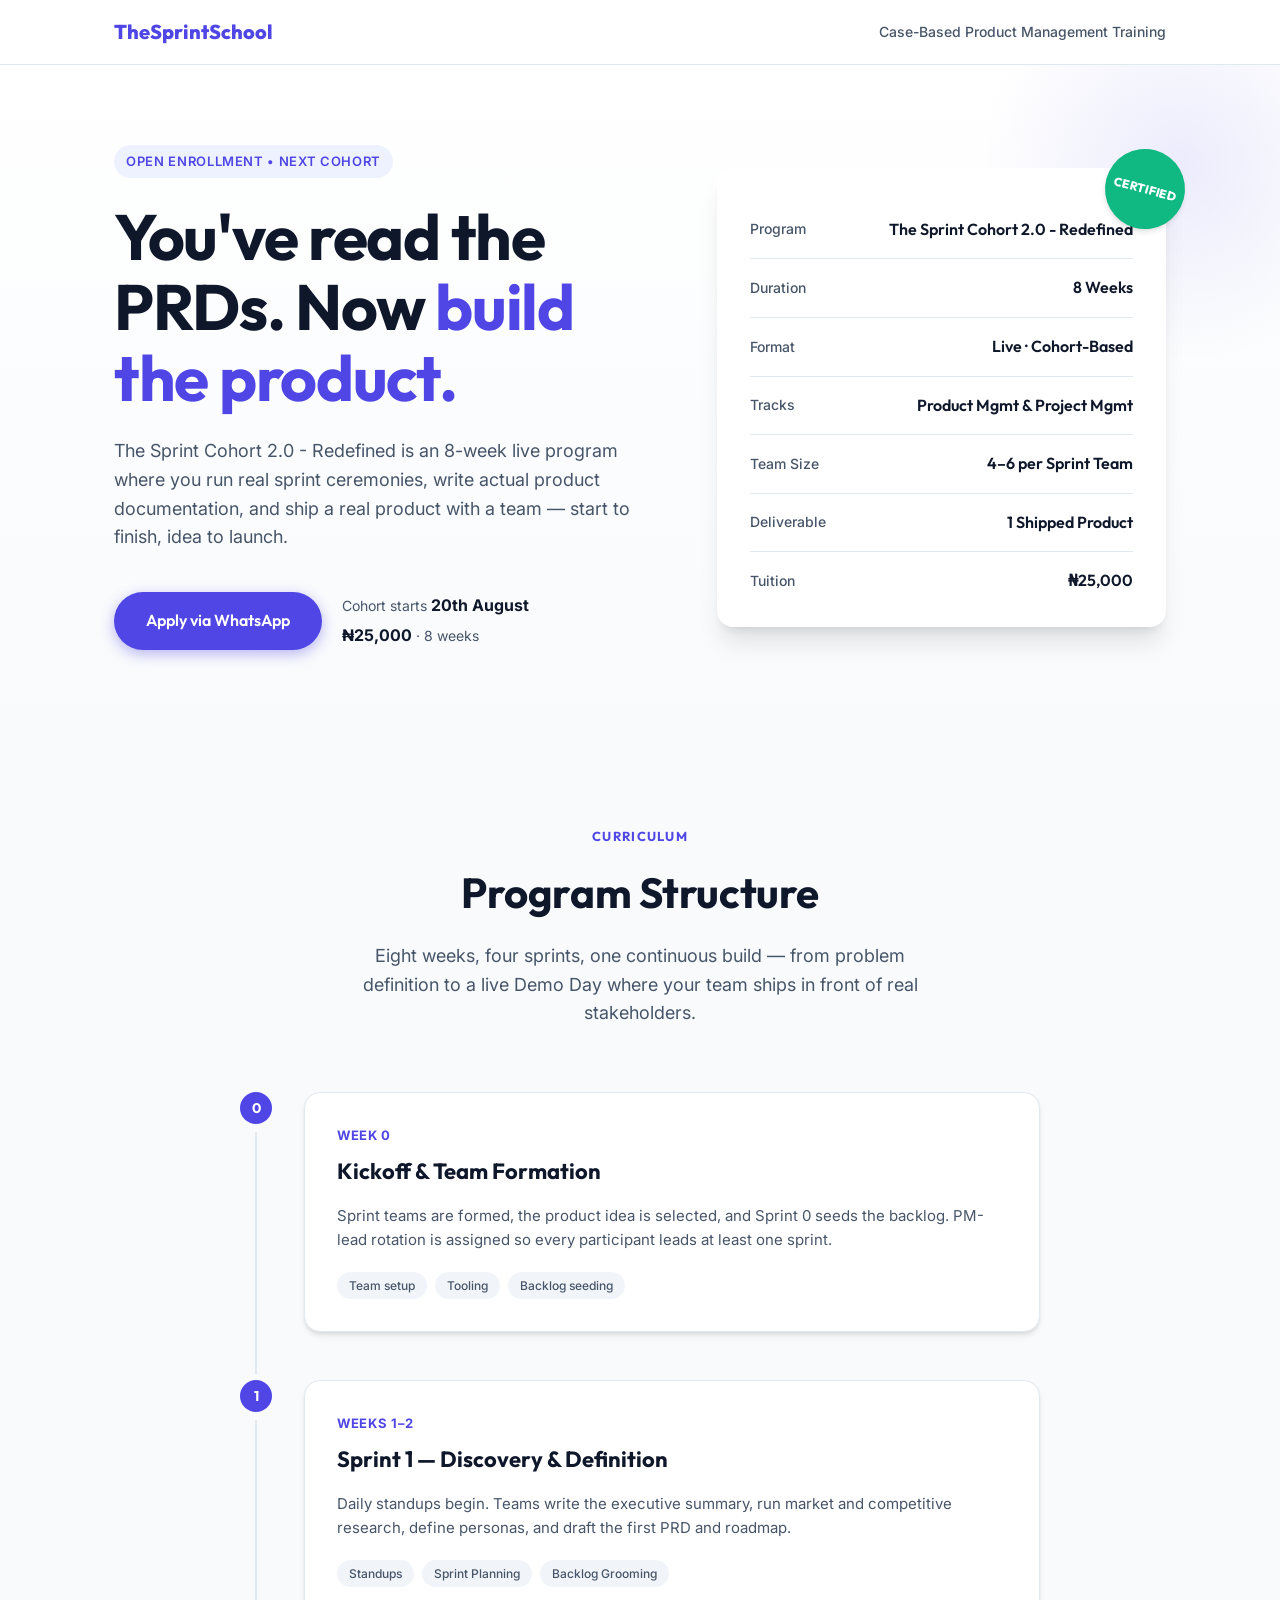
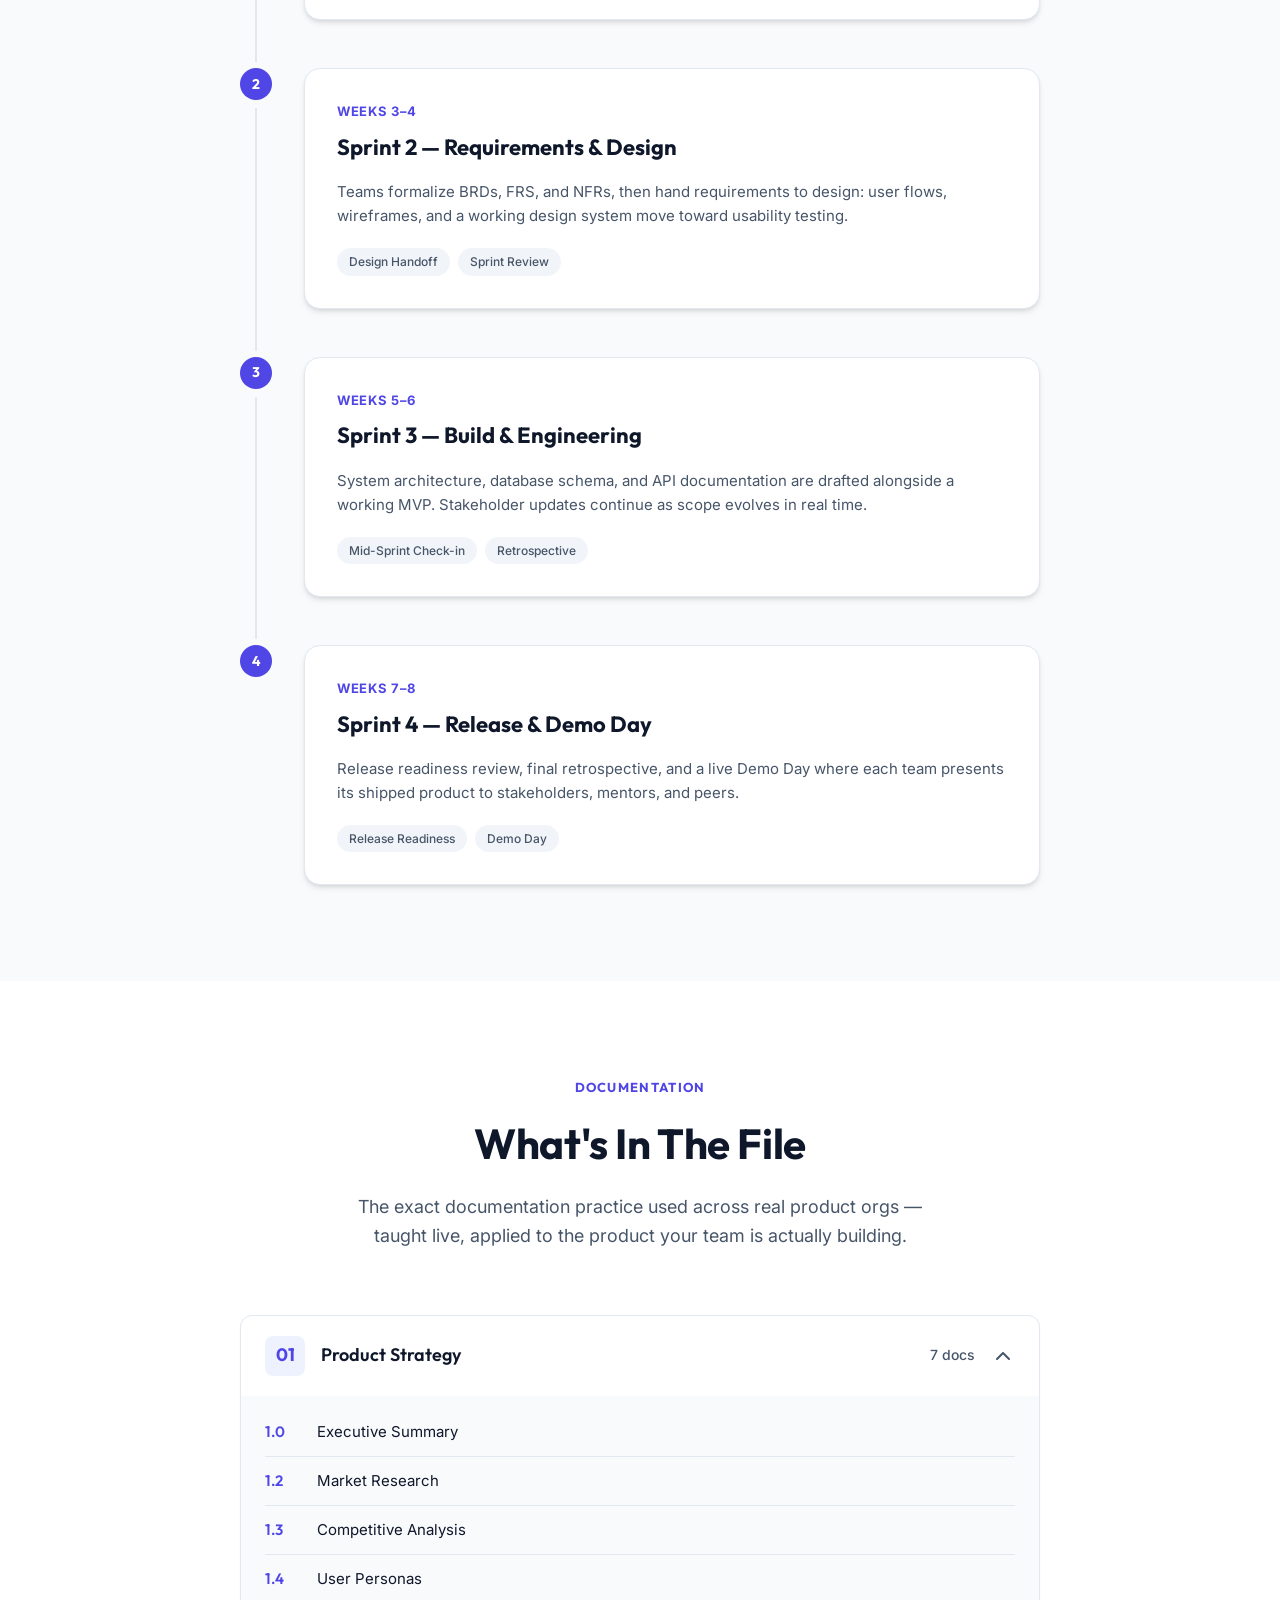
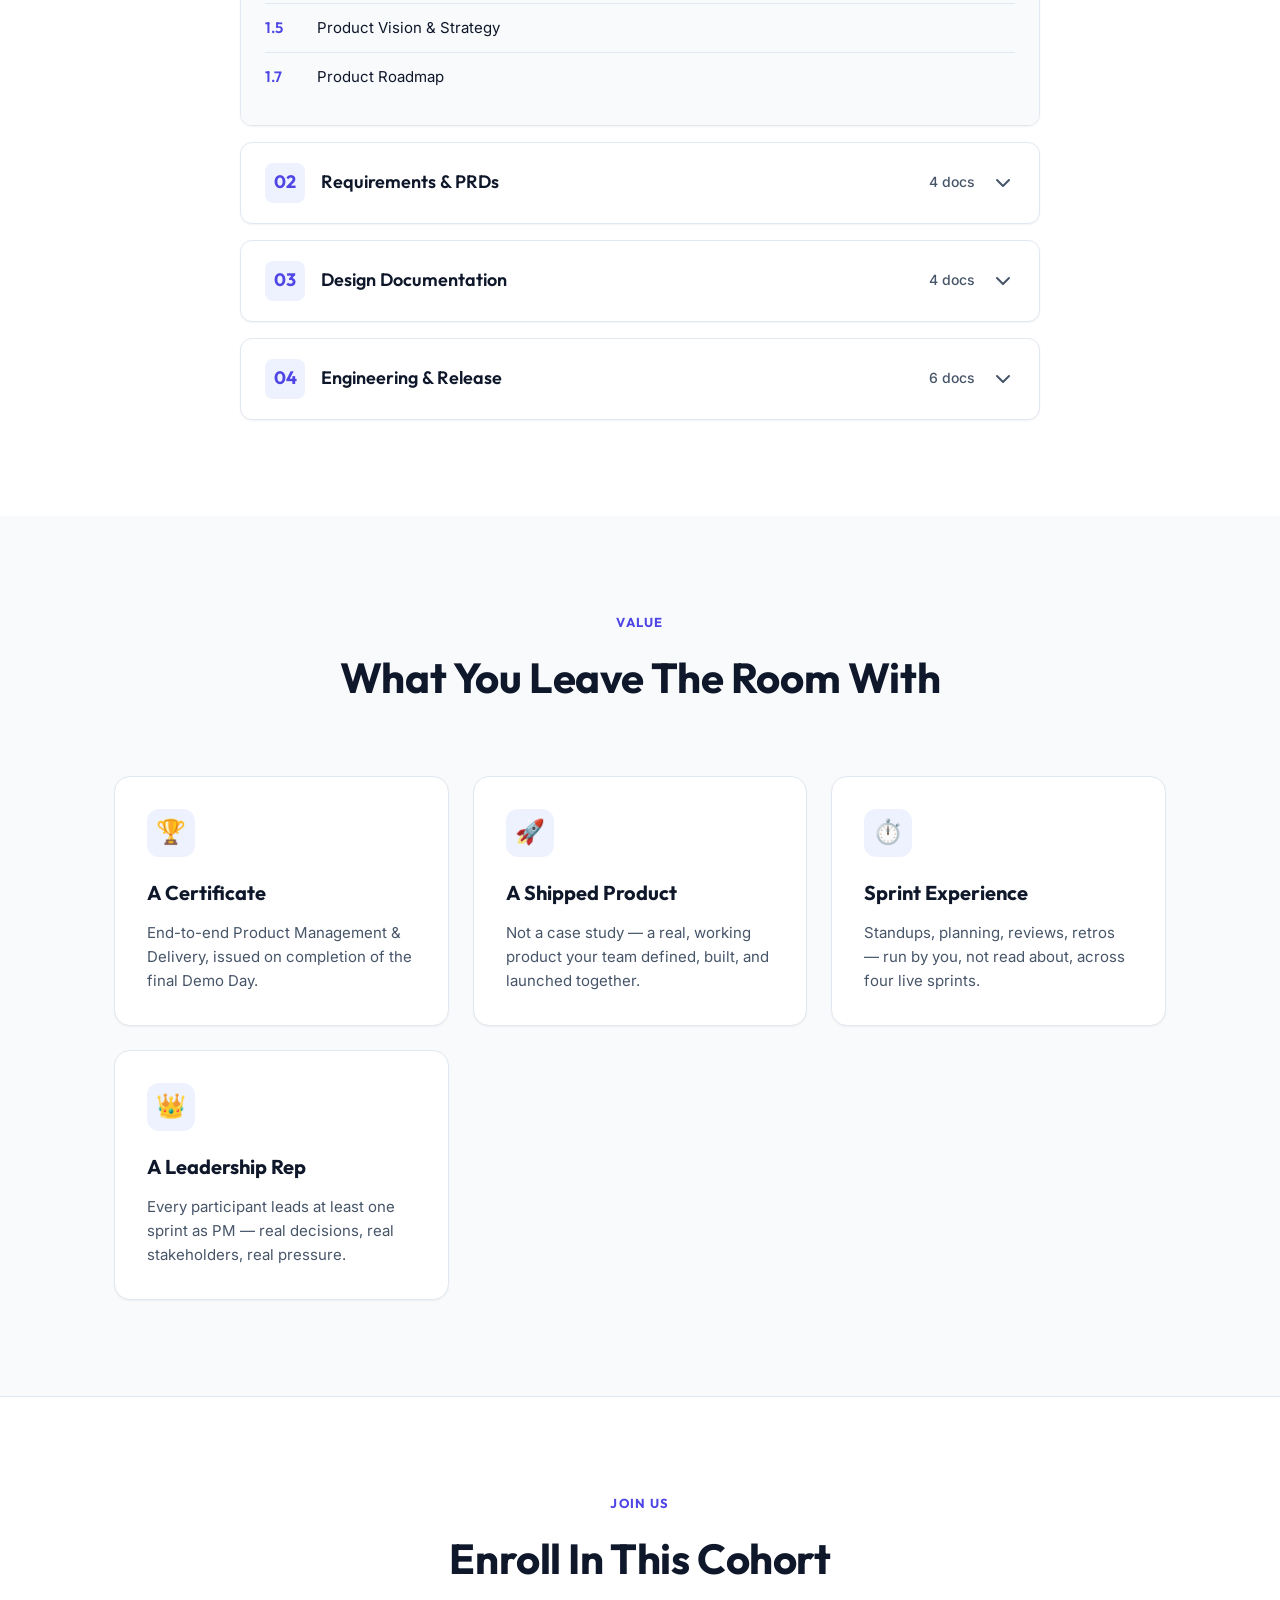
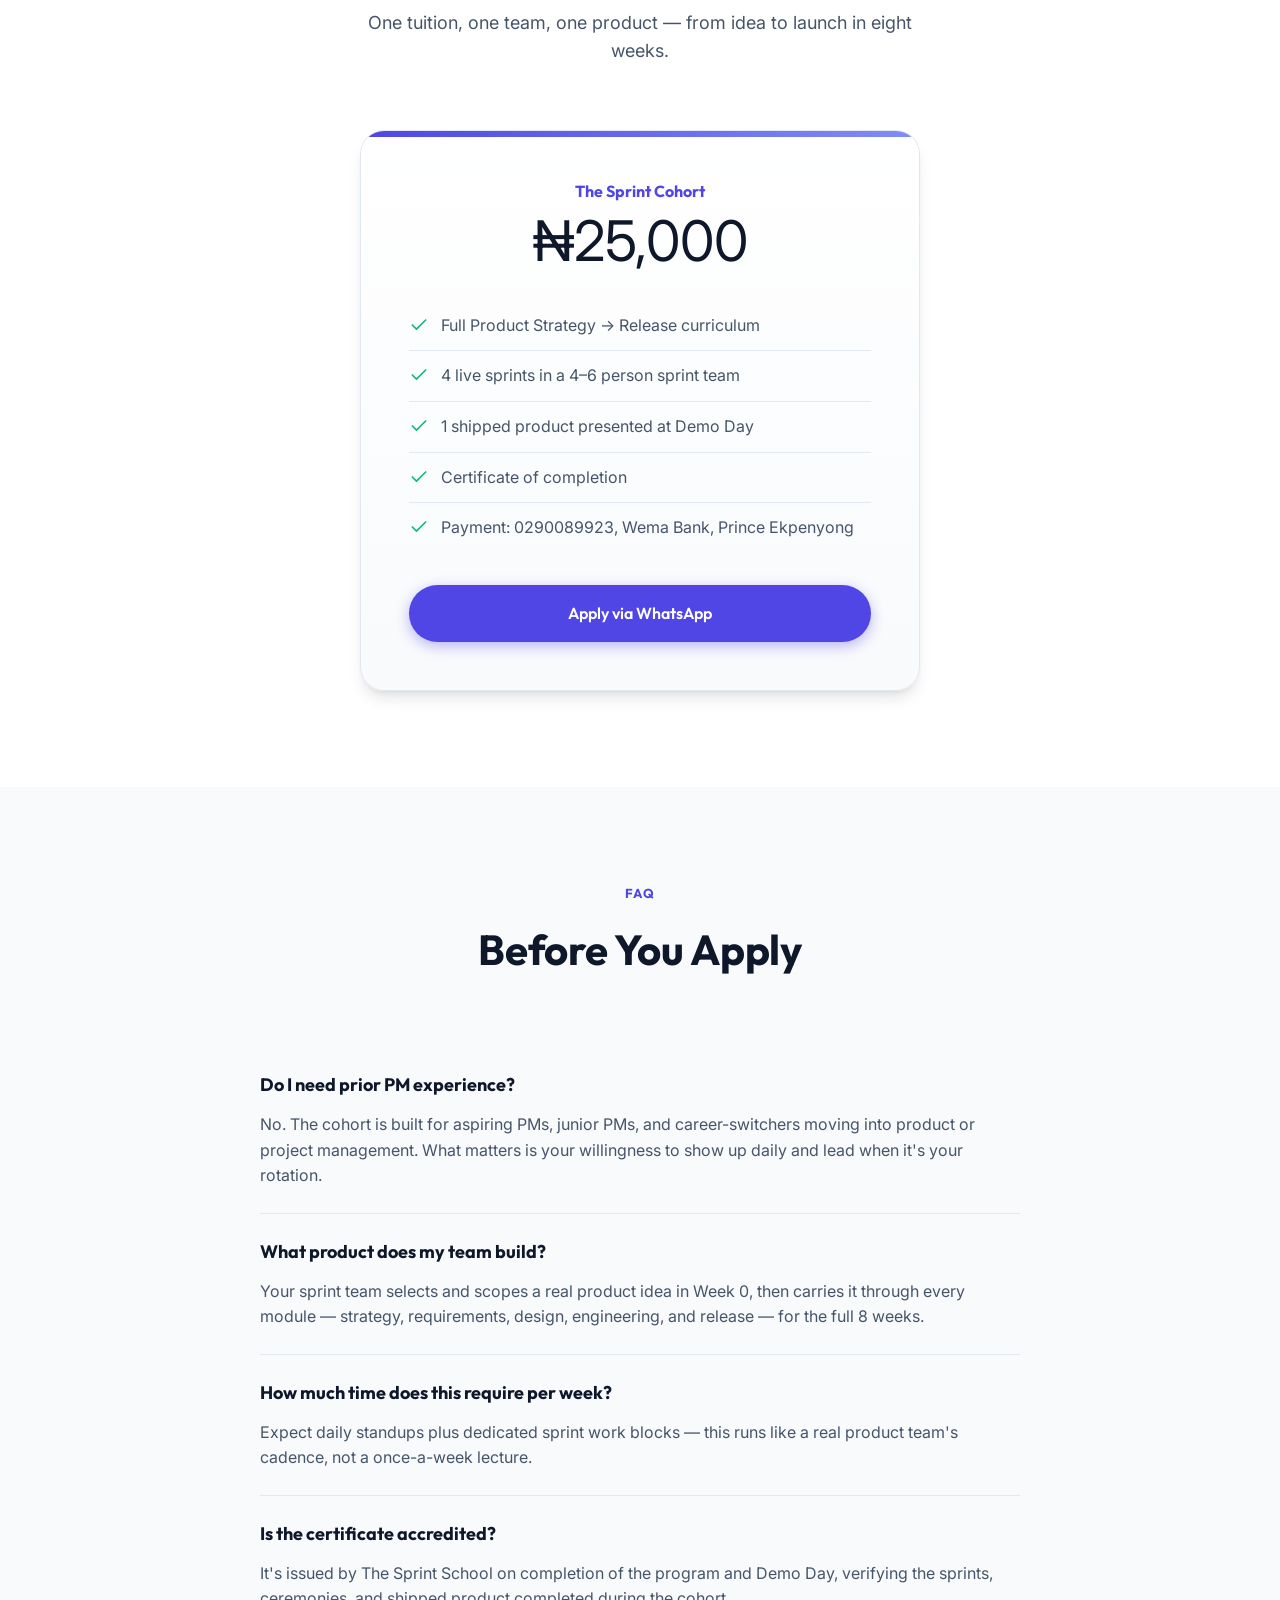
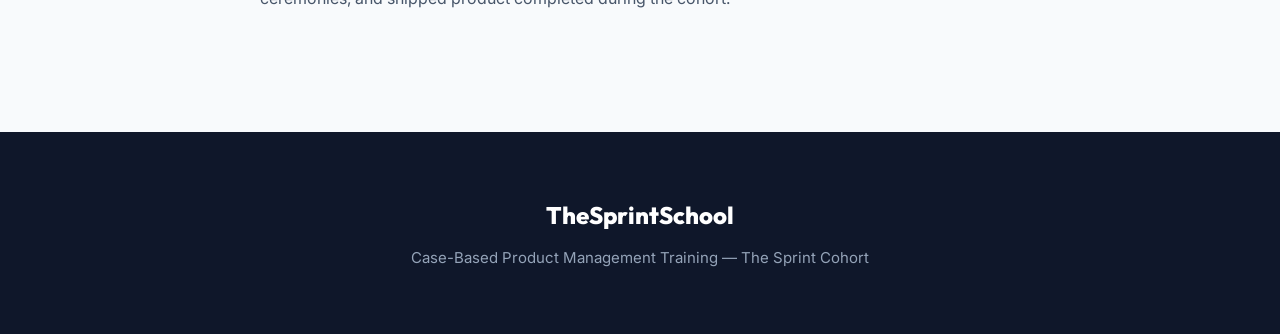
<file: index.html>
<!DOCTYPE html>
<html lang="en">

<head>
  <meta charset="UTF-8">
  <meta name="viewport" content="width=device-width, initial-scale=1.0">
  <title>The Sprint Cohort 2.0 - Redefined</title>
  <link rel="preconnect" href="https://fonts.googleapis.com">
  <link rel="preconnect" href="https://fonts.gstatic.com" crossorigin>
  <link rel="stylesheet" href="style.css">
  <link
    href="https://fonts.googleapis.com/css2?family=Inter:wght@400;500;600&family=Outfit:wght@500;700;800&display=swap"
    rel="stylesheet">
  <style>
    :root {
      --bg: #F8FAFC;
      --card: #FFFFFF;
      --primary: #4F46E5;
      --primary-hover: #4338CA;
      --accent: #10B981;
      --text-main: #0F172A;
      --text-muted: #475569;
      --border: #E2E8F0;
      --shadow-sm: 0 1px 2px 0 rgb(0 0 0 / 0.05);
      --shadow-md: 0 4px 6px -1px rgb(0 0 0 / 0.1), 0 2px 4px -2px rgb(0 0 0 / 0.1);
      --shadow-lg: 0 10px 15px -3px rgb(0 0 0 / 0.1), 0 4px 6px -4px rgb(0 0 0 / 0.1);
      --radius: 16px;
    }

    * {
      box-sizing: border-box;
    }

    html {
      scroll-behavior: smooth;
    }

    body {
      margin: 0;
      background-color: var(--bg);
      color: var(--text-main);
      font-family: 'Inter', sans-serif;
      line-height: 1.6;
      -webkit-font-smoothing: antialiased;
    }

    h1,
    h2,
    h3,
    h4 {
      font-family: 'Outfit', sans-serif;
      margin-top: 0;
      color: var(--text-main);
    }

    a {
      color: inherit;
      text-decoration: none;
    }

    img {
      max-width: 100%;
    }

    /* Layout */
    .wrap {
      max-width: 1100px;
      margin: 0 auto;
      padding: 0 24px;
    }

    section {
      padding: 96px 0;
    }

    /* Header */
    header.bar {
      background: var(--card);
      border-bottom: 1px solid var(--border);
      position: sticky;
      top: 0;
      z-index: 100;
    }

    .bar-inner {
      max-width: 1100px;
      margin: 0 auto;
      padding: 16px 24px;
      display: flex;
      align-items: center;
      justify-content: space-between;
    }

    .bar-inner .brand {
      font-family: 'Outfit', sans-serif;
      font-weight: 800;
      font-size: 20px;
      color: var(--primary);
    }

    .bar-inner .tag {
      color: var(--text-muted);
      font-size: 14px;
      font-weight: 500;
      display: none;
    }

    @media (min-width: 600px) {
      .bar-inner .tag {
        display: block;
      }
    }

    /* Buttons */
    .btn-primary {
      display: inline-block;
      background: var(--primary);
      color: #fff;
      font-family: 'Outfit', sans-serif;
      font-weight: 600;
      font-size: 16px;
      padding: 16px 32px;
      border-radius: 9999px;
      transition: all 0.2s ease;
      box-shadow: 0 4px 14px 0 rgba(79, 70, 229, 0.39);
      text-align: center;
    }

    .btn-primary:hover {
      background: var(--primary-hover);
      transform: translateY(-2px);
      box-shadow: 0 6px 20px rgba(79, 70, 229, 0.4);
      color: #fff;
    }

    .badge {
      display: inline-block;
      background: #EEF2FF;
      color: var(--primary);
      font-family: 'Inter', sans-serif;
      font-size: 13px;
      font-weight: 600;
      padding: 6px 12px;
      border-radius: 9999px;
      margin-bottom: 24px;
      text-transform: uppercase;
      letter-spacing: 0.05em;
    }

    /* Hero */
    .hero {
      padding: 80px 0;
      background: linear-gradient(180deg, #FFFFFF 0%, var(--bg) 100%);
      position: relative;
      overflow: hidden;
    }

    .hero::before {
      content: '';
      position: absolute;
      top: -100px;
      right: -100px;
      width: 400px;
      height: 400px;
      background: radial-gradient(circle, rgba(79, 70, 229, 0.1) 0%, rgba(255, 255, 255, 0) 70%);
      border-radius: 50%;
    }

    .hero-grid {
      display: grid;
      grid-template-columns: 1.2fr 1fr;
      gap: 64px;
      align-items: center;
    }

    h1.headline {
      font-size: clamp(40px, 5vw, 64px);
      line-height: 1.1;
      margin-bottom: 24px;
      letter-spacing: -0.02em;
    }

    h1.headline span.highlight {
      color: var(--primary);
    }

    .dek {
      font-size: 18px;
      color: var(--text-muted);
      margin-bottom: 40px;
      max-width: 540px;
    }

    .cta-row {
      display: flex;
      gap: 20px;
      flex-direction: column;
      align-items: flex-start;
    }

    @media (min-width: 600px) {
      .cta-row {
        flex-direction: row;
        align-items: center;
      }
    }

    .price-note {
      font-size: 14px;
      color: var(--text-muted);
      display: flex;
      flex-direction: column;
      gap: 4px;
    }

    .price-note b {
      color: var(--text-main);
      font-size: 16px;
    }

    /* Dossier Card -> Info Card */
    .info-card {
      background: var(--card);
      border-radius: var(--radius);
      padding: 32px;
      box-shadow: 0 20px 25px -5px rgb(0 0 0 / 0.1), 0 8px 10px -6px rgb(0 0 0 / 0.1);
      border: 1px solid rgba(255, 255, 255, 0.5);
      position: relative;
    }

    .info-row {
      display: flex;
      justify-content: space-between;
      align-items: center;
      padding: 16px 0;
      border-bottom: 1px solid var(--border);
    }

    .info-row:last-child {
      border-bottom: none;
      padding-bottom: 0;
    }

    .info-row:first-child {
      padding-top: 0;
    }

    .info-row .k {
      color: var(--text-muted);
      font-size: 14px;
      font-weight: 500;
    }

    .info-row .v {
      font-weight: 600;
      text-align: right;
      font-family: 'Outfit', sans-serif;
      font-size: 16px;
    }

    .certified-badge {
      position: absolute;
      top: -20px;
      right: -20px;
      background: var(--accent);
      color: white;
      width: 80px;
      height: 80px;
      border-radius: 50%;
      display: flex;
      align-items: center;
      justify-content: center;
      text-align: center;
      font-family: 'Outfit', sans-serif;
      font-size: 12px;
      font-weight: 800;
      line-height: 1.1;
      box-shadow: var(--shadow-md);
      transform: rotate(15deg);
    }

    /* Section Headings */
    .section-head {
      text-align: center;
      margin-bottom: 64px;
    }

    .section-tag {
      color: var(--primary);
      font-weight: 700;
      font-family: 'Outfit', sans-serif;
      text-transform: uppercase;
      letter-spacing: 0.1em;
      font-size: 13px;
      margin-bottom: 12px;
      display: block;
    }

    h2.section-title {
      font-size: clamp(32px, 4vw, 42px);
      margin-bottom: 16px;
      letter-spacing: -0.01em;
    }

    .section-sub {
      color: var(--text-muted);
      font-size: 18px;
      max-width: 600px;
      margin: 0 auto;
    }

    /* Timeline */
    .timeline {
      max-width: 800px;
      margin: 0 auto;
    }

    .tl-item {
      display: flex;
      gap: 32px;
      padding-bottom: 48px;
      position: relative;
    }

    .tl-item:last-child {
      padding-bottom: 0;
    }

    .tl-item::before {
      content: '';
      position: absolute;
      left: 15px;
      top: 40px;
      bottom: 0;
      width: 2px;
      background: var(--border);
    }

    .tl-item:last-child::before {
      display: none;
    }

    .tl-dot {
      width: 32px;
      height: 32px;
      border-radius: 50%;
      background: var(--primary);
      color: white;
      display: flex;
      align-items: center;
      justify-content: center;
      font-family: 'Outfit', sans-serif;
      font-weight: 700;
      font-size: 14px;
      flex-shrink: 0;
      z-index: 1;
      box-shadow: 0 0 0 6px var(--bg);
    }

    .tl-content {
      background: var(--card);
      border-radius: var(--radius);
      padding: 32px;
      box-shadow: var(--shadow-md);
      flex-grow: 1;
      border: 1px solid var(--border);
    }

    .tl-week {
      color: var(--primary);
      font-weight: 700;
      font-size: 13px;
      text-transform: uppercase;
      letter-spacing: 0.05em;
      margin-bottom: 8px;
    }

    .tl-title {
      font-size: 22px;
      margin-bottom: 12px;
    }

    .tl-desc {
      color: var(--text-muted);
      margin-bottom: 20px;
      font-size: 15px;
    }

    .tl-tags {
      display: flex;
      flex-wrap: wrap;
      gap: 8px;
    }

    .tag-chip {
      background: #F1F5F9;
      color: var(--text-muted);
      font-size: 12px;
      font-weight: 500;
      padding: 4px 12px;
      border-radius: 9999px;
    }

    /* Curriculum Accordion */
    .folders {
      max-width: 800px;
      margin: 0 auto;
      display: flex;
      flex-direction: column;
      gap: 16px;
    }

    .folder {
      background: var(--card);
      border-radius: 12px;
      box-shadow: var(--shadow-sm);
      border: 1px solid var(--border);
      overflow: hidden;
      transition: all 0.2s ease;
    }

    .folder:hover {
      box-shadow: var(--shadow-md);
      border-color: #CBD5E1;
    }

    .folder-tab {
      display: flex;
      align-items: center;
      justify-content: space-between;
      padding: 20px 24px;
      cursor: pointer;
      user-select: none;
    }

    .folder-tab .left {
      display: flex;
      align-items: center;
      gap: 16px;
    }

    .folder-num {
      background: #EEF2FF;
      color: var(--primary);
      width: 40px;
      height: 40px;
      border-radius: 8px;
      display: flex;
      align-items: center;
      justify-content: center;
      font-family: 'Outfit', sans-serif;
      font-weight: 700;
      font-size: 18px;
    }

    .folder-name {
      font-family: 'Outfit', sans-serif;
      font-weight: 600;
      font-size: 18px;
    }

    .folder-count {
      color: var(--text-muted);
      font-size: 14px;
      font-weight: 500;
    }

    .folder-arrow {
      color: var(--text-muted);
      transition: transform 0.3s ease;
      display: flex;
      align-items: center;
      justify-content: center;
    }

    .folder.open .folder-arrow {
      transform: rotate(180deg);
    }

    .folder-body {
      max-height: 0;
      overflow: hidden;
      transition: max-height 0.4s ease;
      background: #F8FAFC;
    }

    .folder.open .folder-body {
      max-height: 800px;
    }

    .folder-list {
      list-style: none;
      margin: 0;
      padding: 12px 24px 24px;
    }

    .folder-list li {
      display: flex;
      gap: 12px;
      padding: 12px 0;
      border-bottom: 1px solid var(--border);
      font-size: 15px;
      color: var(--text-main);
    }

    .folder-list li:last-child {
      border-bottom: none;
    }

    .doc-id {
      color: var(--primary);
      font-family: 'Outfit', sans-serif;
      font-weight: 600;
      min-width: 40px;
    }

    /* Outcomes Grid */
    .outcomes-grid {
      display: grid;
      grid-template-columns: repeat(auto-fit, minmax(280px, 1fr));
      gap: 24px;
    }

    .outcome-card {
      background: var(--card);
      border: 1px solid var(--border);
      border-radius: var(--radius);
      padding: 32px;
      box-shadow: var(--shadow-sm);
      transition: transform 0.2s ease, box-shadow 0.2s ease;
    }

    .outcome-card:hover {
      transform: translateY(-4px);
      box-shadow: var(--shadow-md);
    }

    .outcome-icon {
      width: 48px;
      height: 48px;
      border-radius: 12px;
      background: #EEF2FF;
      color: var(--primary);
      display: flex;
      align-items: center;
      justify-content: center;
      margin-bottom: 20px;
      font-size: 24px;
    }

    .outcome-card h3 {
      font-size: 20px;
      margin-bottom: 12px;
    }

    .outcome-card p {
      color: var(--text-muted);
      margin: 0;
      font-size: 15px;
    }

    /* Pricing */
    .enroll-section {
      background: var(--card);
      border-top: 1px solid var(--border);
    }

    .pricing-card {
      background: linear-gradient(180deg, #FFFFFF 0%, #F8FAFC 100%);
      border: 1px solid var(--border);
      border-radius: 24px;
      padding: 48px;
      box-shadow: var(--shadow-lg);
      text-align: center;
      max-width: 560px;
      margin: 0 auto;
      position: relative;
      overflow: hidden;
    }

    .pricing-card::before {
      content: '';
      position: absolute;
      top: 0;
      left: 0;
      right: 0;
      height: 6px;
      background: linear-gradient(90deg, var(--primary), #818CF8);
    }

    .price-sub {
      color: var(--primary);
      font-weight: 700;
      font-family: 'Outfit', sans-serif;
      font-size: 16px;
      margin-bottom: 8px;
    }

    .price-tag {
      font-size: 56px;
      margin: 0 0 24px;
      color: var(--text-main);
      line-height: 1;
    }

    .price-list {
      text-align: left;
      margin: 32px 0;
      padding: 0;
      list-style: none;
      font-size: 16px;
      color: var(--text-muted);
    }

    .price-list li {
      padding: 12px 0;
      border-bottom: 1px solid var(--border);
      display: flex;
      gap: 12px;
      align-items: flex-start;
    }

    .price-list li:last-child {
      border-bottom: none;
    }

    .price-list li svg {
      width: 20px;
      height: 20px;
      color: var(--accent);
      flex-shrink: 0;
      margin-top: 2px;
    }

    /* FAQ */
    .faq-container {
      max-width: 760px;
      margin: 0 auto;
    }

    .faq-item {
      padding: 24px 0;
      border-bottom: 1px solid var(--border);
    }

    .faq-item:last-child {
      border-bottom: none;
    }

    .faq-q {
      font-size: 18px;
      margin-bottom: 12px;
    }

    .faq-a {
      color: var(--text-muted);
      margin: 0;
      font-size: 16px;
      line-height: 1.6;
    }

    /* Footer */
    footer {
      background: var(--text-main);
      color: #fff;
      padding: 64px 0;
      text-align: center;
      font-size: 15px;
      color: #94A3B8;
    }

    footer .brand {
      font-family: 'Outfit', sans-serif;
      font-weight: 800;
      font-size: 24px;
      color: #fff;
      margin-bottom: 12px;
    }

    @media (max-width: 820px) {
      .hero-grid {
        grid-template-columns: 1fr;
        gap: 48px;
      }

      .hero {
        padding: 48px 0;
      }

      .certified-badge {
        top: -15px;
        right: -15px;
        width: 64px;
        height: 64px;
        font-size: 10px;
      }

      .tl-item {
        flex-direction: column;
        gap: 16px;
        padding-bottom: 40px;
      }

      .tl-item::before {
        display: none;
      }

      .tl-dot {
        margin-bottom: 8px;
      }

      .pricing-card {
        padding: 32px 24px;
      }
    }

    @media (prefers-reduced-motion: reduce) {
      * {
        transition: none !important;
        scroll-behavior: auto !important;
      }
    }
  </style>
</head>

<body>

  <header class="bar">
    <div class="bar-inner">
      <span class="brand">TheSprintSchool</span>
      <span class="tag">Case-Based Product Management Training</span>
    </div>
  </header>

  <section class="hero">
    <div class="wrap hero-grid">
      <div>
        <span class="badge">Open Enrollment • Next Cohort</span>
        <h1 class="headline">You've read the PRDs. Now <span class="highlight">build the product.</span></h1>
        <p class="dek">The Sprint Cohort 2.0 - Redefined is an 8-week live program where you run real sprint ceremonies,
          write actual
          product documentation, and ship a real product with a team — start to finish, idea to launch.</p>
        <div class="cta-row">
          <a href="https://wa.me/2349167690043" class="btn-primary">Apply via WhatsApp</a>
          <div class="price-note">
            <span>Cohort starts <b>20th August</b></span>
            <span><b>₦25,000</b> · 8 weeks</span>
          </div>
        </div>
      </div>

      <div class="hero-right">
        <div class="info-card">
          <div class="certified-badge">CERTIFIED</div>
          <div class="info-row"><span class="k">Program</span><span class="v">The Sprint Cohort 2.0 - Redefined</span>
          </div>
          <div class="info-row"><span class="k">Duration</span><span class="v">8 Weeks</span></div>
          <div class="info-row"><span class="k">Format</span><span class="v">Live · Cohort-Based</span></div>
          <div class="info-row"><span class="k">Tracks</span><span class="v">Product Mgmt & Project Mgmt</span></div>
          <div class="info-row"><span class="k">Team Size</span><span class="v">4–6 per Sprint Team</span></div>
          <div class="info-row"><span class="k">Deliverable</span><span class="v">1 Shipped Product</span></div>
          <div class="info-row"><span class="k">Tuition</span><span class="v">₦25,000</span></div>
        </div>
      </div>
    </div>
  </section>

  <section id="program">
    <div class="wrap">
      <div class="section-head">
        <span class="section-tag">Curriculum</span>
        <h2 class="section-title">Program Structure</h2>
        <p class="section-sub">Eight weeks, four sprints, one continuous build — from problem definition to a live Demo
          Day where your team ships in front of real stakeholders.</p>
      </div>

      <div class="timeline">
        <div class="tl-item">
          <div class="tl-dot">0</div>
          <div class="tl-content">
            <div class="tl-week">Week 0</div>
            <h3 class="tl-title">Kickoff & Team Formation</h3>
            <p class="tl-desc">Sprint teams are formed, the product idea is selected, and Sprint 0 seeds the backlog.
              PM-lead rotation is assigned so every participant leads at least one sprint.</p>
            <div class="tl-tags">
              <span class="tag-chip">Team setup</span>
              <span class="tag-chip">Tooling</span>
              <span class="tag-chip">Backlog seeding</span>
            </div>
          </div>
        </div>

        <div class="tl-item">
          <div class="tl-dot">1</div>
          <div class="tl-content">
            <div class="tl-week">Weeks 1–2</div>
            <h3 class="tl-title">Sprint 1 — Discovery & Definition</h3>
            <p class="tl-desc">Daily standups begin. Teams write the executive summary, run market and competitive
              research, define personas, and draft the first PRD and roadmap.</p>
            <div class="tl-tags">
              <span class="tag-chip">Standups</span>
              <span class="tag-chip">Sprint Planning</span>
              <span class="tag-chip">Backlog Grooming</span>
            </div>
          </div>
        </div>

        <div class="tl-item">
          <div class="tl-dot">2</div>
          <div class="tl-content">
            <div class="tl-week">Weeks 3–4</div>
            <h3 class="tl-title">Sprint 2 — Requirements & Design</h3>
            <p class="tl-desc">Teams formalize BRDs, FRS, and NFRs, then hand requirements to design: user flows,
              wireframes, and a working design system move toward usability testing.</p>
            <div class="tl-tags">
              <span class="tag-chip">Design Handoff</span>
              <span class="tag-chip">Sprint Review</span>
            </div>
          </div>
        </div>

        <div class="tl-item">
          <div class="tl-dot">3</div>
          <div class="tl-content">
            <div class="tl-week">Weeks 5–6</div>
            <h3 class="tl-title">Sprint 3 — Build & Engineering</h3>
            <p class="tl-desc">System architecture, database schema, and API documentation are drafted alongside a
              working MVP. Stakeholder updates continue as scope evolves in real time.</p>
            <div class="tl-tags">
              <span class="tag-chip">Mid-Sprint Check-in</span>
              <span class="tag-chip">Retrospective</span>
            </div>
          </div>
        </div>

        <div class="tl-item">
          <div class="tl-dot">4</div>
          <div class="tl-content">
            <div class="tl-week">Weeks 7–8</div>
            <h3 class="tl-title">Sprint 4 — Release & Demo Day</h3>
            <p class="tl-desc">Release readiness review, final retrospective, and a live Demo Day where each team
              presents its shipped product to stakeholders, mentors, and peers.</p>
            <div class="tl-tags">
              <span class="tag-chip">Release Readiness</span>
              <span class="tag-chip">Demo Day</span>
            </div>
          </div>
        </div>
      </div>
    </div>
  </section>

  <section id="curriculum" style="background: #FFFFFF;">
    <div class="wrap">
      <div class="section-head">
        <span class="section-tag">Documentation</span>
        <h2 class="section-title">What's In The File</h2>
        <p class="section-sub">The exact documentation practice used across real product orgs — taught live, applied to
          the product your team is actually building.</p>
      </div>

      <div class="folders" id="folders">
        <div class="folder open">
          <div class="folder-tab" data-toggle>
            <div class="left">
              <span class="folder-num">01</span>
              <span class="folder-name">Product Strategy</span>
            </div>
            <div class="left">
              <span class="folder-count">7 docs</span>
              <span class="folder-arrow">
                <svg width="24" height="24" viewBox="0 0 24 24" fill="none" stroke="currentColor" stroke-width="2"
                  stroke-linecap="round" stroke-linejoin="round">
                  <polyline points="6 9 12 15 18 9"></polyline>
                </svg>
              </span>
            </div>
          </div>
          <div class="folder-body">
            <ul class="folder-list">
              <li><span class="doc-id">1.0</span> Executive Summary</li>
              <li><span class="doc-id">1.2</span> Market Research</li>
              <li><span class="doc-id">1.3</span> Competitive Analysis</li>
              <li><span class="doc-id">1.4</span> User Personas</li>
              <li><span class="doc-id">1.5</span> Product Vision & Strategy</li>
              <li><span class="doc-id">1.7</span> Product Roadmap</li>
            </ul>
          </div>
        </div>

        <div class="folder">
          <div class="folder-tab" data-toggle>
            <div class="left">
              <span class="folder-num">02</span>
              <span class="folder-name">Requirements & PRDs</span>
            </div>
            <div class="left">
              <span class="folder-count">4 docs</span>
              <span class="folder-arrow">
                <svg width="24" height="24" viewBox="0 0 24 24" fill="none" stroke="currentColor" stroke-width="2"
                  stroke-linecap="round" stroke-linejoin="round">
                  <polyline points="6 9 12 15 18 9"></polyline>
                </svg>
              </span>
            </div>
          </div>
          <div class="folder-body">
            <ul class="folder-list">
              <li><span class="doc-id">3.1</span> Requirements Management Plan</li>
              <li><span class="doc-id">3.2</span> Business Requirements Document (BRD)</li>
              <li><span class="doc-id">3.3</span> Functional Requirements Specification (FRS)</li>
              <li><span class="doc-id">3.4</span> Non-Functional Requirements (NFR)</li>
            </ul>
          </div>
        </div>

        <div class="folder">
          <div class="folder-tab" data-toggle>
            <div class="left">
              <span class="folder-num">03</span>
              <span class="folder-name">Design Documentation</span>
            </div>
            <div class="left">
              <span class="folder-count">4 docs</span>
              <span class="folder-arrow">
                <svg width="24" height="24" viewBox="0 0 24 24" fill="none" stroke="currentColor" stroke-width="2"
                  stroke-linecap="round" stroke-linejoin="round">
                  <polyline points="6 9 12 15 18 9"></polyline>
                </svg>
              </span>
            </div>
          </div>
          <div class="folder-body">
            <ul class="folder-list">
              <li><span class="doc-id">D4.1</span> User Flows & Journey Mapping</li>
              <li><span class="doc-id">D4.2</span> Wireframing & Low-Fidelity Design</li>
              <li><span class="doc-id">D4.3</span> UI Specifications & Design Systems</li>
              <li><span class="doc-id">D4.4</span> Usability Testing & Design Handoff</li>
            </ul>
          </div>
        </div>

        <div class="folder">
          <div class="folder-tab" data-toggle>
            <div class="left">
              <span class="folder-num">04</span>
              <span class="folder-name">Engineering & Release</span>
            </div>
            <div class="left">
              <span class="folder-count">6 docs</span>
              <span class="folder-arrow">
                <svg width="24" height="24" viewBox="0 0 24 24" fill="none" stroke="currentColor" stroke-width="2"
                  stroke-linecap="round" stroke-linejoin="round">
                  <polyline points="6 9 12 15 18 9"></polyline>
                </svg>
              </span>
            </div>
          </div>
          <div class="folder-body">
            <ul class="folder-list">
              <li><span class="doc-id">E5.1</span> System Architecture Documentation</li>
              <li><span class="doc-id">E5.2</span> Database Schema Design</li>
              <li><span class="doc-id">E5.3</span> API Documentation</li>
              <li><span class="doc-id">E5.4</span> Security & DevOps Documentation</li>
              <li><span class="doc-id">6.1</span> Sprint Ceremonies & Retrospectives</li>
            </ul>
          </div>
        </div>
      </div>
    </div>
  </section>

  <section id="outcomes">
    <div class="wrap">
      <div class="section-head">
        <span class="section-tag">Value</span>
        <h2 class="section-title">What You Leave The Room With</h2>
      </div>
      <div class="outcomes-grid">
        <div class="outcome-card">
          <div class="outcome-icon">🏆</div>
          <h3>A Certificate</h3>
          <p>End-to-end Product Management & Delivery, issued on completion of the final Demo Day.</p>
        </div>
        <div class="outcome-card">
          <div class="outcome-icon">🚀</div>
          <h3>A Shipped Product</h3>
          <p>Not a case study — a real, working product your team defined, built, and launched together.</p>
        </div>
        <div class="outcome-card">
          <div class="outcome-icon">⏱️</div>
          <h3>Sprint Experience</h3>
          <p>Standups, planning, reviews, retros — run by you, not read about, across four live sprints.</p>
        </div>
        <div class="outcome-card">
          <div class="outcome-icon">👑</div>
          <h3>A Leadership Rep</h3>
          <p>Every participant leads at least one sprint as PM — real decisions, real stakeholders, real pressure.</p>
        </div>
      </div>
    </div>
  </section>

  <section id="enroll" class="enroll-section">
    <div class="wrap">
      <div class="section-head">
        <span class="section-tag">Join Us</span>
        <h2 class="section-title">Enroll In This Cohort</h2>
        <p class="section-sub">One tuition, one team, one product — from idea to launch in eight weeks.</p>
      </div>

      <div class="pricing-card">
        <div class="price-sub">The Sprint Cohort</div>
        <div class="price-tag">₦25,000</div>
        <ul class="price-list">
          <li>
            <svg viewBox="0 0 24 24" fill="none" stroke="currentColor" stroke-width="2" stroke-linecap="round"
              stroke-linejoin="round">
              <polyline points="20 6 9 17 4 12"></polyline>
            </svg>
            Full Product Strategy → Release curriculum
          </li>
          <li>
            <svg viewBox="0 0 24 24" fill="none" stroke="currentColor" stroke-width="2" stroke-linecap="round"
              stroke-linejoin="round">
              <polyline points="20 6 9 17 4 12"></polyline>
            </svg>
            4 live sprints in a 4–6 person sprint team
          </li>
          <li>
            <svg viewBox="0 0 24 24" fill="none" stroke="currentColor" stroke-width="2" stroke-linecap="round"
              stroke-linejoin="round">
              <polyline points="20 6 9 17 4 12"></polyline>
            </svg>
            1 shipped product presented at Demo Day
          </li>
          <li>
            <svg viewBox="0 0 24 24" fill="none" stroke="currentColor" stroke-width="2" stroke-linecap="round"
              stroke-linejoin="round">
              <polyline points="20 6 9 17 4 12"></polyline>
            </svg>
            Certificate of completion
          </li>
          <li>
            <svg viewBox="0 0 24 24" fill="none" stroke="currentColor" stroke-width="2" stroke-linecap="round"
              stroke-linejoin="round">
              <polyline points="20 6 9 17 4 12"></polyline>
            </svg>
            Payment: 0290089923, Wema Bank, Prince Ekpenyong
          </li>
        </ul>
        <a href="https://wa.me/2349167690043" class="btn-primary" style="display: block; width: 100%;">Apply via
          WhatsApp</a>
      </div>
    </div>
  </section>

  <section id="faq">
    <div class="wrap">
      <div class="section-head">
        <span class="section-tag">FAQ</span>
        <h2 class="section-title">Before You Apply</h2>
      </div>

      <div class="faq-container">
        <div class="faq-item">
          <h3 class="faq-q">Do I need prior PM experience?</h3>
          <p class="faq-a">No. The cohort is built for aspiring PMs, junior PMs, and career-switchers moving into
            product or project management. What matters is your willingness to show up daily and lead when it's your
            rotation.</p>
        </div>
        <div class="faq-item">
          <h3 class="faq-q">What product does my team build?</h3>
          <p class="faq-a">Your sprint team selects and scopes a real product idea in Week 0, then carries it through
            every module — strategy, requirements, design, engineering, and release — for the full 8 weeks.</p>
        </div>
        <div class="faq-item">
          <h3 class="faq-q">How much time does this require per week?</h3>
          <p class="faq-a">Expect daily standups plus dedicated sprint work blocks — this runs like a real product
            team's cadence, not a once-a-week lecture.</p>
        </div>
        <div class="faq-item">
          <h3 class="faq-q">Is the certificate accredited?</h3>
          <p class="faq-a">It's issued by The Sprint School on completion of the program and Demo Day, verifying the
            sprints, ceremonies, and shipped product completed during the cohort.</p>
        </div>
      </div>
    </div>
  </section>

  <footer>
    <div class="brand">TheSprintSchool</div>
    <div>Case-Based Product Management Training — The Sprint Cohort</div>
  </footer>

  <script>
    document.querySelectorAll('[data-toggle]').forEach(function (tab) {
      tab.addEventListener('click', function () {
        var folder = tab.closest('.folder');
        var wasOpen = folder.classList.contains('open');

        // Close all folders
        document.querySelectorAll('.folder').forEach(function (f) {
          f.classList.remove('open');
        });

        // Toggle current folder
        if (!wasOpen) {
          folder.classList.add('open');
        }
      });
    });
  </script>

</body>

</html>
</file>
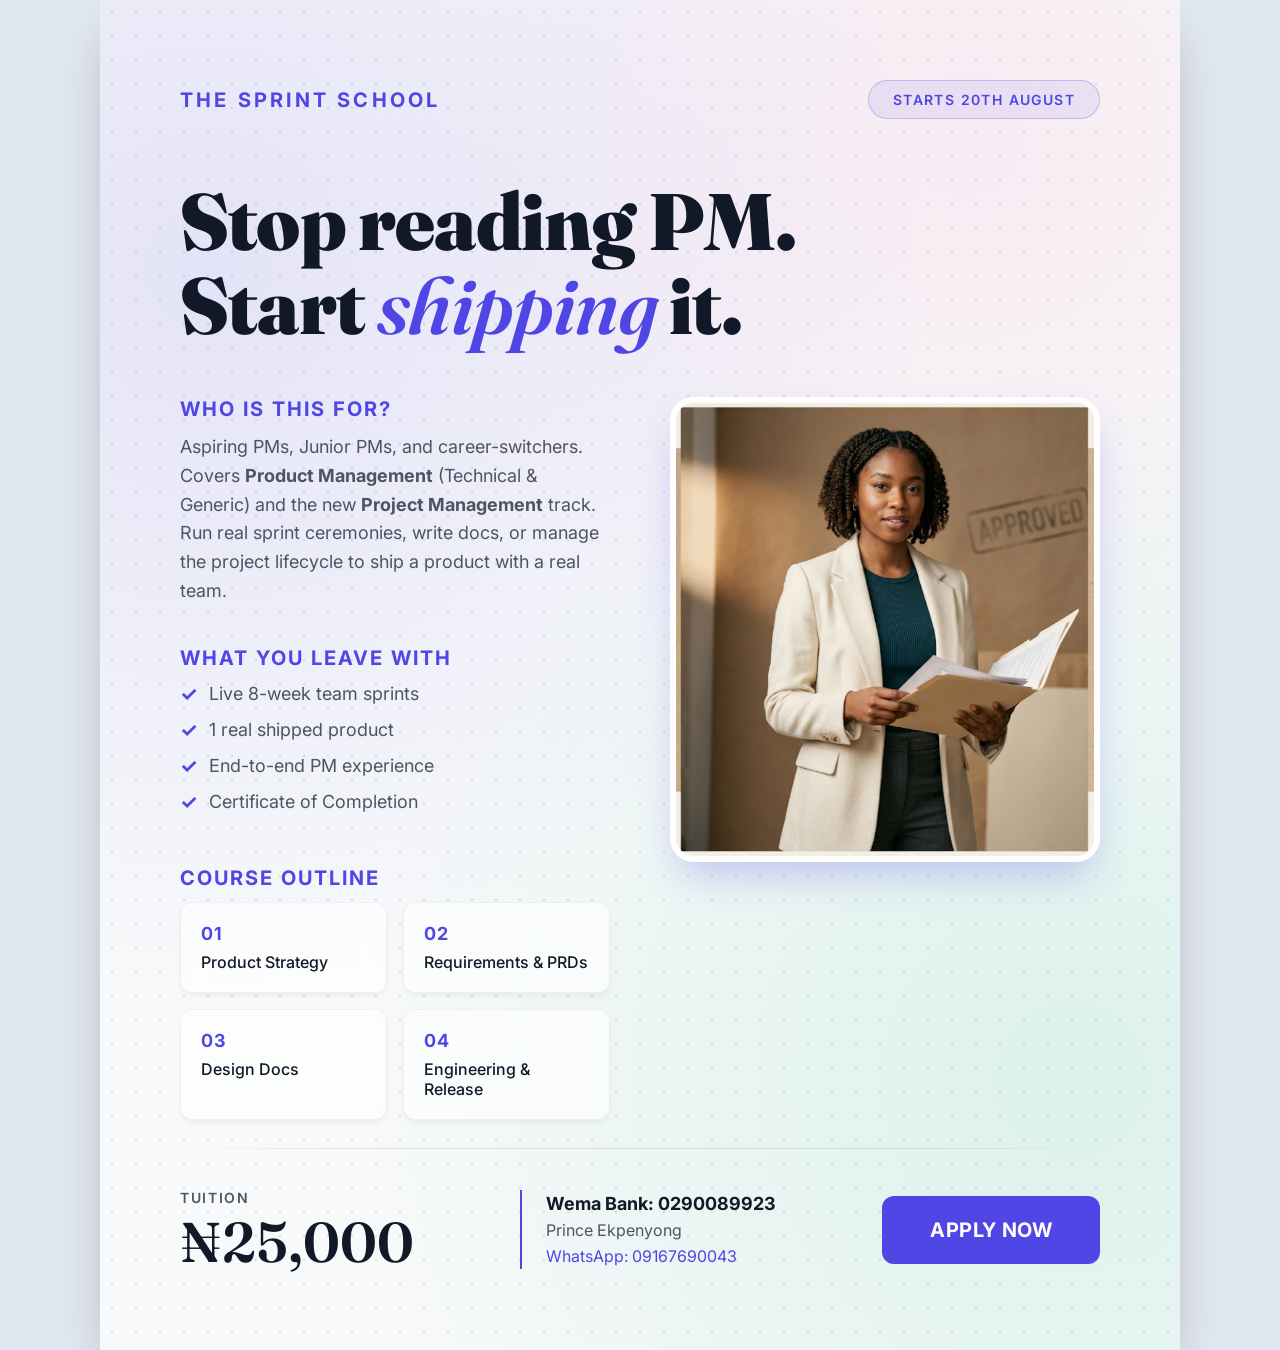
<file: flyer.html>
<!DOCTYPE html>
<html lang="en">
<head>
<meta charset="UTF-8">
<meta name="viewport" content="width=device-width, initial-scale=1.0">
<title>The Sprint Cohort</title>
<link rel="preconnect" href="https://fonts.googleapis.com">
<link rel="preconnect" href="https://fonts.gstatic.com" crossorigin>
<link href="https://fonts.googleapis.com/css2?family=Fraunces:opsz,wght@9..144,300;9..144,600;9..144,900&family=Inter:wght@400;500;600;700&display=swap" rel="stylesheet">
<style>
  :root {
    --bg-1: #F8F9FA;
    --bg-2: #E9ECEF;
    --cream: #111827;
    --gold: #4F46E5;
    --muted: #4B5563;
  }
  * { box-sizing: border-box; margin: 0; padding: 0; }
  body {
    display: flex; align-items: center; justify-content: center;
    min-height: 100vh; background: #E2E8F0;
    font-family: 'Inter', sans-serif;
  }

  /* Fixed single-screen canvas — screenshot-ready */
  .flyer {
    width: 1080px; height: 1350px;
    background-color: var(--bg-1);
    background-image: 
      radial-gradient(rgba(75, 85, 99, 0.15) 1px, transparent 1px),
      radial-gradient(circle at 10% 20%, rgba(79, 70, 229, 0.12), transparent 50%),
      radial-gradient(circle at 90% 80%, rgba(16, 185, 129, 0.12), transparent 50%),
      radial-gradient(circle at 80% 10%, rgba(236, 72, 153, 0.08), transparent 40%);
    background-size: 24px 24px, 100% 100%, 100% 100%, 100% 100%;
    background-position: 0 0, 0 0, 0 0, 0 0;
    color: var(--cream);
    display: flex; flex-direction: column; justify-content: space-between;
    padding: 80px;
    position: relative;
    overflow: hidden;
    box-shadow: 0 25px 50px -12px rgba(0, 0, 0, 0.25);
  }

  .top { display: flex; justify-content: space-between; align-items: center; }
  
  .brand {
    font-family: 'Inter', sans-serif; font-weight: 700; font-size: 20px;
    letter-spacing: 0.16em; text-transform: uppercase; color: var(--gold);
  }

  .weeks-badge {
    font-family: 'Inter', sans-serif; font-weight: 600; font-size: 14px;
    letter-spacing: 0.1em; text-transform: uppercase; color: var(--gold);
    background: rgba(79, 70, 229, 0.08);
    border: 1px solid rgba(79, 70, 229, 0.25); 
    border-radius: 999px;
    padding: 10px 24px;
    backdrop-filter: blur(4px);
  }

  .main-content {
    margin-top: 60px;
    flex-grow: 1;
    display: flex;
    flex-direction: column;
  }

  h1 {
    font-family: 'Fraunces', serif; font-weight: 900; font-size: 80px;
    line-height: 1.05; letter-spacing: -0.01em;
    margin-bottom: 50px;
  }
  h1 .accent { color: var(--gold); font-style: italic; font-weight: 600; }

  .content-split {
    display: grid;
    grid-template-columns: 1fr 1fr;
    gap: 60px;
    flex-grow: 1;
  }

  .text-column {
    display: flex;
    flex-direction: column;
    gap: 40px;
  }

  .info-group h3 {
    font-size: 20px;
    color: var(--gold);
    text-transform: uppercase;
    letter-spacing: 0.1em;
    margin-bottom: 12px;
    font-weight: 700;
  }
  
  .info-group p {
    font-size: 18px;
    line-height: 1.6;
    color: var(--muted);
  }

  .info-group ul {
    list-style: none;
    padding: 0;
  }
  
  .info-group ul li {
    font-size: 18px;
    color: var(--muted);
    margin-bottom: 12px;
    display: flex;
    align-items: center;
    gap: 12px;
  }
  
  .info-group ul li::before {
    content: "✓";
    color: var(--gold);
    font-weight: bold;
    font-size: 20px;
  }

  .outline-steps {
    display: grid;
    grid-template-columns: 1fr 1fr;
    gap: 16px;
  }

  .step {
    background: rgba(255, 255, 255, 0.6);
    border: 1px solid rgba(0, 0, 0, 0.05);
    backdrop-filter: blur(12px);
    box-shadow: 0 4px 6px -1px rgba(0, 0, 0, 0.05);
    padding: 20px;
    border-radius: 12px;
    font-size: 16px;
    font-weight: 500;
    display: flex;
    align-items: flex-start;
    flex-direction: column;
    gap: 8px;
    color: var(--cream);
  }

  .step span {
    color: var(--gold);
    font-weight: 700;
    font-size: 18px;
    letter-spacing: 0.05em;
  }

  .image-column {
    display: flex;
    align-items: flex-start;
    justify-content: center;
  }

  .featured-img {
    width: 100%;
    max-height: 650px;
    object-fit: cover;
    border-radius: 24px;
    box-shadow: 0 20px 40px -10px rgba(79, 70, 229, 0.3);
    border: 6px solid #FFFFFF;
  }

  .bottom-area {
    margin-top: 20px;
  }

  .divider {
    height: 1px; width: 100%; 
    background: linear-gradient(90deg, transparent, rgba(0,0,0,0.1) 20%, rgba(0,0,0,0.1) 80%, transparent);
    margin-bottom: 40px;
  }

  .bottom { display: flex; align-items: center; justify-content: space-between; }

  .price-block .label {
    font-family: 'Inter', sans-serif; font-weight: 600; font-size: 14px;
    letter-spacing: 0.12em; text-transform: uppercase; color: var(--muted); margin-bottom: 8px;
  }
  .price-block .price {
    font-family: 'Fraunces', serif; font-weight: 600; font-size: 56px; color: var(--cream); line-height: 1;
  }

  .payment-info {
    font-size: 16px;
    line-height: 1.6;
    color: var(--muted);
    border-left: 2px solid var(--gold);
    padding-left: 24px;
  }

  .payment-info strong {
    color: var(--cream);
    font-size: 18px;
  }

  .cta {
    font-family: 'Inter', sans-serif; font-weight: 700; font-size: 20px;
    background: var(--gold); color: #FFFFFF;
    padding: 22px 48px; border-radius: 12px;
    letter-spacing: 0.02em;
    text-transform: uppercase;
  }
</style>
</head>
<body>

<div class="flyer">
  <div class="top">
    <div class="brand">The Sprint School</div>
    <div class="weeks-badge">Starts 20th August</div>
  </div>

  <div class="main-content">
    <h1>Stop reading PM.<br>Start <span class="accent">shipping</span> it.</h1>
    
    <div class="content-split">
      <div class="text-column">
        <div class="info-group">
          <h3>Who Is This For?</h3>
          <p>Aspiring PMs, Junior PMs, and career-switchers. Covers <b>Product Management</b> (Technical & Generic) and the new <b>Project Management</b> track. Run real sprint ceremonies, write docs, or manage the project lifecycle to ship a product with a real team.</p>
        </div>
        
        <div class="info-group">
          <h3>What You Leave With</h3>
          <ul>
            <li>Live 8-week team sprints</li>
            <li>1 real shipped product</li>
            <li>End-to-end PM experience</li>
            <li>Certificate of Completion</li>
          </ul>
        </div>
        
        <div class="info-group">
          <h3>Course Outline</h3>
          <div class="outline-steps">
            <div class="step"><span>01</span> Product Strategy</div>
            <div class="step"><span>02</span> Requirements & PRDs</div>
            <div class="step"><span>03</span> Design Docs</div>
            <div class="step"><span>04</span> Engineering & Release</div>
          </div>
        </div>
      </div>

      <div class="image-column">
        <!-- Incorporating the user's Flyer.png image -->
        <img src="Flyer.png" class="featured-img" alt="The Sprint Cohort Flyer Image">
      </div>
    </div>
  </div>

  <div class="bottom-area">
    <div class="divider"></div>
    <div class="bottom">
      <div class="price-block">
        <div class="label">Tuition</div>
        <div class="price">₦25,000</div>
      </div>
      <div class="payment-info">
        <strong>Wema Bank: 0290089923</strong><br>
        Prince Ekpenyong<br>
        <span style="color: var(--gold);">WhatsApp: 09167690043</span>
      </div>
      <div class="cta">Apply Now</div>
    </div>
  </div>
</div>

</body>
</html>
</file>
<file: style.css>
:root {
    --bg: #F8FAFC;
    --card: #FFFFFF;
    --primary: #4F46E5;
    --primary-hover: #4338CA;
    --accent: #10B981;
    --text-main: #0F172A;
    --text-muted: #475569;
    --border: #E2E8F0;
    --shadow-sm: 0 1px 2px 0 rgb(0 0 0 / 0.05);
    --shadow-md: 0 4px 6px -1px rgb(0 0 0 / 0.1), 0 2px 4px -2px rgb(0 0 0 / 0.1);
    --shadow-lg: 0 10px 15px -3px rgb(0 0 0 / 0.1), 0 4px 6px -4px rgb(0 0 0 / 0.1);
    --radius: 16px;
}

* {
    box-sizing: border-box;
}

html {
    scroll-behavior: smooth;
}

body {
    margin: 0;
    background-color: var(--bg);
    color: var(--text-main);
    font-family: 'Inter', sans-serif;
    line-height: 1.6;
    -webkit-font-smoothing: antialiased;
}

h1,
h2,
h3,
h4 {
    font-family: 'Outfit', sans-serif;
    margin-top: 0;
    color: var(--text-main);
}

a {
    color: inherit;
    text-decoration: none;
}

img {
    max-width: 100%;
}

/* Layout */
.wrap {
    max-width: 1100px;
    margin: 0 auto;
    padding: 0 24px;
}

section {
    padding: 96px 0;
}

/* Header */
header.bar {
    background: var(--card);
    border-bottom: 1px solid var(--border);
    position: sticky;
    top: 0;
    z-index: 100;
}

.bar-inner {
    max-width: 1100px;
    margin: 0 auto;
    padding: 16px 24px;
    display: flex;
    align-items: center;
    justify-content: space-between;
}

.bar-inner .brand {
    font-family: 'Outfit', sans-serif;
    font-weight: 800;
    font-size: 20px;
    color: var(--primary);
}

.bar-inner .tag {
    color: var(--text-muted);
    font-size: 14px;
    font-weight: 500;
    display: none;
}

@media (min-width: 600px) {
    .bar-inner .tag {
        display: block;
    }
}

/* Buttons */
.btn-primary {
    display: inline-block;
    background: var(--primary);
    color: #fff;
    font-family: 'Outfit', sans-serif;
    font-weight: 600;
    font-size: 16px;
    padding: 16px 32px;
    border-radius: 9999px;
    transition: all 0.2s ease;
    box-shadow: 0 4px 14px 0 rgba(79, 70, 229, 0.39);
    text-align: center;
}

.btn-primary:hover {
    background: var(--primary-hover);
    transform: translateY(-2px);
    box-shadow: 0 6px 20px rgba(79, 70, 229, 0.4);
    color: #fff;
}

.badge {
    display: inline-block;
    background: #EEF2FF;
    color: var(--primary);
    font-family: 'Inter', sans-serif;
    font-size: 13px;
    font-weight: 600;
    padding: 6px 12px;
    border-radius: 9999px;
    margin-bottom: 24px;
    text-transform: uppercase;
    letter-spacing: 0.05em;
}

/* Hero */
.hero {
    padding: 80px 0;
    background: linear-gradient(180deg, #FFFFFF 0%, var(--bg) 100%);
    position: relative;
    overflow: hidden;
}

.hero::before {
    content: '';
    position: absolute;
    top: -100px;
    right: -100px;
    width: 400px;
    height: 400px;
    background: radial-gradient(circle, rgba(79, 70, 229, 0.1) 0%, rgba(255, 255, 255, 0) 70%);
    border-radius: 50%;
}

.hero-grid {
    display: grid;
    grid-template-columns: 1.2fr 1fr;
    gap: 64px;
    align-items: center;
}

h1.headline {
    font-size: clamp(40px, 5vw, 64px);
    line-height: 1.1;
    margin-bottom: 24px;
    letter-spacing: -0.02em;
}

h1.headline span.highlight {
    color: var(--primary);
}

.dek {
    font-size: 18px;
    color: var(--text-muted);
    margin-bottom: 40px;
    max-width: 540px;
}

.cta-row {
    display: flex;
    gap: 20px;
    flex-direction: column;
    align-items: flex-start;
}

@media (min-width: 600px) {
    .cta-row {
        flex-direction: row;
        align-items: center;
    }
}

.price-note {
    font-size: 14px;
    color: var(--text-muted);
    display: flex;
    flex-direction: column;
    gap: 4px;
}

.price-note b {
    color: var(--text-main);
    font-size: 16px;
}

.hero-right {
    display: flex;
    flex-direction: column;
    gap: 32px;
}

.hero-image {
    width: 100%;
    height: 300px;
    object-fit: cover;
    border-radius: var(--radius);
    box-shadow: var(--shadow-md);
}

/* Dossier Card -> Info Card */
.info-card {
    background: var(--card);
    border-radius: var(--radius);
    padding: 32px;
    box-shadow: 0 20px 25px -5px rgb(0 0 0 / 0.1), 0 8px 10px -6px rgb(0 0 0 / 0.1);
    border: 1px solid rgba(255, 255, 255, 0.5);
    position: relative;
}

.info-row {
    display: flex;
    justify-content: space-between;
    align-items: center;
    padding: 16px 0;
    border-bottom: 1px solid var(--border);
}

.info-row:last-child {
    border-bottom: none;
    padding-bottom: 0;
}

.info-row:first-child {
    padding-top: 0;
}

.info-row .k {
    color: var(--text-muted);
    font-size: 14px;
    font-weight: 500;
}

.info-row .v {
    font-weight: 600;
    text-align: right;
    font-family: 'Outfit', sans-serif;
    font-size: 16px;
}

.certified-badge {
    position: absolute;
    top: -20px;
    right: -20px;
    background: var(--accent);
    color: white;
    width: 80px;
    height: 80px;
    border-radius: 50%;
    display: flex;
    align-items: center;
    justify-content: center;
    text-align: center;
    font-family: 'Outfit', sans-serif;
    font-size: 12px;
    font-weight: 800;
    line-height: 1.1;
    box-shadow: var(--shadow-md);
    transform: rotate(15deg);
}

/* Section Headings */
.section-head {
    text-align: center;
    margin-bottom: 64px;
}

.section-tag {
    color: var(--primary);
    font-weight: 700;
    font-family: 'Outfit', sans-serif;
    text-transform: uppercase;
    letter-spacing: 0.1em;
    font-size: 13px;
    margin-bottom: 12px;
    display: block;
}

h2.section-title {
    font-size: clamp(32px, 4vw, 42px);
    margin-bottom: 16px;
    letter-spacing: -0.01em;
}

.section-sub {
    color: var(--text-muted);
    font-size: 18px;
    max-width: 600px;
    margin: 0 auto;
}

/* Timeline */
.timeline {
    max-width: 800px;
    margin: 0 auto;
}

.tl-item {
    display: flex;
    gap: 32px;
    padding-bottom: 48px;
    position: relative;
}

.tl-item:last-child {
    padding-bottom: 0;
}

.tl-item::before {
    content: '';
    position: absolute;
    left: 15px;
    top: 40px;
    bottom: 0;
    width: 2px;
    background: var(--border);
}

.tl-item:last-child::before {
    display: none;
}

.tl-dot {
    width: 32px;
    height: 32px;
    border-radius: 50%;
    background: var(--primary);
    color: white;
    display: flex;
    align-items: center;
    justify-content: center;
    font-family: 'Outfit', sans-serif;
    font-weight: 700;
    font-size: 14px;
    flex-shrink: 0;
    z-index: 1;
    box-shadow: 0 0 0 6px var(--bg);
}

.tl-content {
    background: var(--card);
    border-radius: var(--radius);
    padding: 32px;
    box-shadow: var(--shadow-md);
    flex-grow: 1;
    border: 1px solid var(--border);
}

.tl-week {
    color: var(--primary);
    font-weight: 700;
    font-size: 13px;
    text-transform: uppercase;
    letter-spacing: 0.05em;
    margin-bottom: 8px;
}

.tl-title {
    font-size: 22px;
    margin-bottom: 12px;
}

.tl-desc {
    color: var(--text-muted);
    margin-bottom: 20px;
    font-size: 15px;
}

.tl-tags {
    display: flex;
    flex-wrap: wrap;
    gap: 8px;
}

.tag-chip {
    background: #F1F5F9;
    color: var(--text-muted);
    font-size: 12px;
    font-weight: 500;
    padding: 4px 12px;
    border-radius: 9999px;
}

/* Curriculum Accordion */
.folders {
    max-width: 800px;
    margin: 0 auto;
    display: flex;
    flex-direction: column;
    gap: 16px;
}

.folder {
    background: var(--card);
    border-radius: 12px;
    box-shadow: var(--shadow-sm);
    border: 1px solid var(--border);
    overflow: hidden;
    transition: all 0.2s ease;
}

.folder:hover {
    box-shadow: var(--shadow-md);
    border-color: #CBD5E1;
}

.folder-tab {
    display: flex;
    align-items: center;
    justify-content: space-between;
    padding: 20px 24px;
    cursor: pointer;
    user-select: none;
}

.folder-tab .left {
    display: flex;
    align-items: center;
    gap: 16px;
}

.folder-num {
    background: #EEF2FF;
    color: var(--primary);
    width: 40px;
    height: 40px;
    border-radius: 8px;
    display: flex;
    align-items: center;
    justify-content: center;
    font-family: 'Outfit', sans-serif;
    font-weight: 700;
    font-size: 18px;
}

.folder-name {
    font-family: 'Outfit', sans-serif;
    font-weight: 600;
    font-size: 18px;
}

.folder-count {
    color: var(--text-muted);
    font-size: 14px;
    font-weight: 500;
}

.folder-arrow {
    color: var(--text-muted);
    transition: transform 0.3s ease;
    display: flex;
    align-items: center;
    justify-content: center;
}

.folder.open .folder-arrow {
    transform: rotate(180deg);
}

.folder-body {
    max-height: 0;
    overflow: hidden;
    transition: max-height 0.4s ease;
    background: #F8FAFC;
}

.folder.open .folder-body {
    max-height: 800px;
}

.folder-list {
    list-style: none;
    margin: 0;
    padding: 12px 24px 24px;
}

.folder-list li {
    display: flex;
    gap: 12px;
    padding: 12px 0;
    border-bottom: 1px solid var(--border);
    font-size: 15px;
    color: var(--text-main);
}

.folder-list li:last-child {
    border-bottom: none;
}

.doc-id {
    color: var(--primary);
    font-family: 'Outfit', sans-serif;
    font-weight: 600;
    min-width: 40px;
}

/* Outcomes Grid */
.outcomes-grid {
    display: grid;
    grid-template-columns: repeat(auto-fit, minmax(280px, 1fr));
    gap: 24px;
}

.outcome-card {
    background: var(--card);
    border: 1px solid var(--border);
    border-radius: var(--radius);
    padding: 32px;
    box-shadow: var(--shadow-sm);
    transition: transform 0.2s ease, box-shadow 0.2s ease;
}

.outcome-card:hover {
    transform: translateY(-4px);
    box-shadow: var(--shadow-md);
}

.outcome-icon {
    width: 48px;
    height: 48px;
    border-radius: 12px;
    background: #EEF2FF;
    color: var(--primary);
    display: flex;
    align-items: center;
    justify-content: center;
    margin-bottom: 20px;
    font-size: 24px;
}

.outcome-card h3 {
    font-size: 20px;
    margin-bottom: 12px;
}

.outcome-card p {
    color: var(--text-muted);
    margin: 0;
    font-size: 15px;
}

/* Pricing */
.enroll-section {
    background: var(--card);
    border-top: 1px solid var(--border);
}

.pricing-card {
    background: linear-gradient(180deg, #FFFFFF 0%, #F8FAFC 100%);
    border: 1px solid var(--border);
    border-radius: 24px;
    padding: 48px;
    box-shadow: var(--shadow-lg);
    text-align: center;
    max-width: 560px;
    margin: 0 auto;
    position: relative;
    overflow: hidden;
}

.pricing-card::before {
    content: '';
    position: absolute;
    top: 0;
    left: 0;
    right: 0;
    height: 6px;
    background: linear-gradient(90deg, var(--primary), #818CF8);
}

.price-sub {
    color: var(--primary);
    font-weight: 700;
    font-family: 'Outfit', sans-serif;
    font-size: 16px;
    margin-bottom: 8px;
}

.price-tag {
    font-size: 56px;
    margin: 0 0 24px;
    color: var(--text-main);
    line-height: 1;
}

.price-list {
    text-align: left;
    margin: 32px 0;
    padding: 0;
    list-style: none;
    font-size: 16px;
    color: var(--text-muted);
}

.price-list li {
    padding: 12px 0;
    border-bottom: 1px solid var(--border);
    display: flex;
    gap: 12px;
    align-items: flex-start;
}

.price-list li:last-child {
    border-bottom: none;
}

.price-list li svg {
    width: 20px;
    height: 20px;
    color: var(--accent);
    flex-shrink: 0;
    margin-top: 2px;
}

/* FAQ */
.faq-container {
    max-width: 760px;
    margin: 0 auto;
}

.faq-item {
    padding: 24px 0;
    border-bottom: 1px solid var(--border);
}

.faq-item:last-child {
    border-bottom: none;
}

.faq-q {
    font-size: 18px;
    margin-bottom: 12px;
}

.faq-a {
    color: var(--text-muted);
    margin: 0;
    font-size: 16px;
    line-height: 1.6;
}

/* Footer */
footer {
    background: var(--text-main);
    color: #fff;
    padding: 64px 0;
    text-align: center;
    font-size: 15px;
    color: #94A3B8;
}

footer .brand {
    font-family: 'Outfit', sans-serif;
    font-weight: 800;
    font-size: 24px;
    color: #fff;
    margin-bottom: 12px;
}

@media (max-width: 820px) {
    .hero-grid {
        grid-template-columns: 1fr;
        gap: 48px;
    }

    .hero {
        padding: 48px 0;
    }

    .certified-badge {
        top: -15px;
        right: -15px;
        width: 64px;
        height: 64px;
        font-size: 10px;
    }

    .tl-item {
        flex-direction: column;
        gap: 16px;
        padding-bottom: 40px;
    }

    .tl-item::before {
        display: none;
    }

    .tl-dot {
        margin-bottom: 8px;
    }

    .pricing-card {
        padding: 32px 24px;
    }
}

@media (prefers-reduced-motion: reduce) {
    * {
        transition: none !important;
        scroll-behavior: auto !important;
    }
}
</file>
